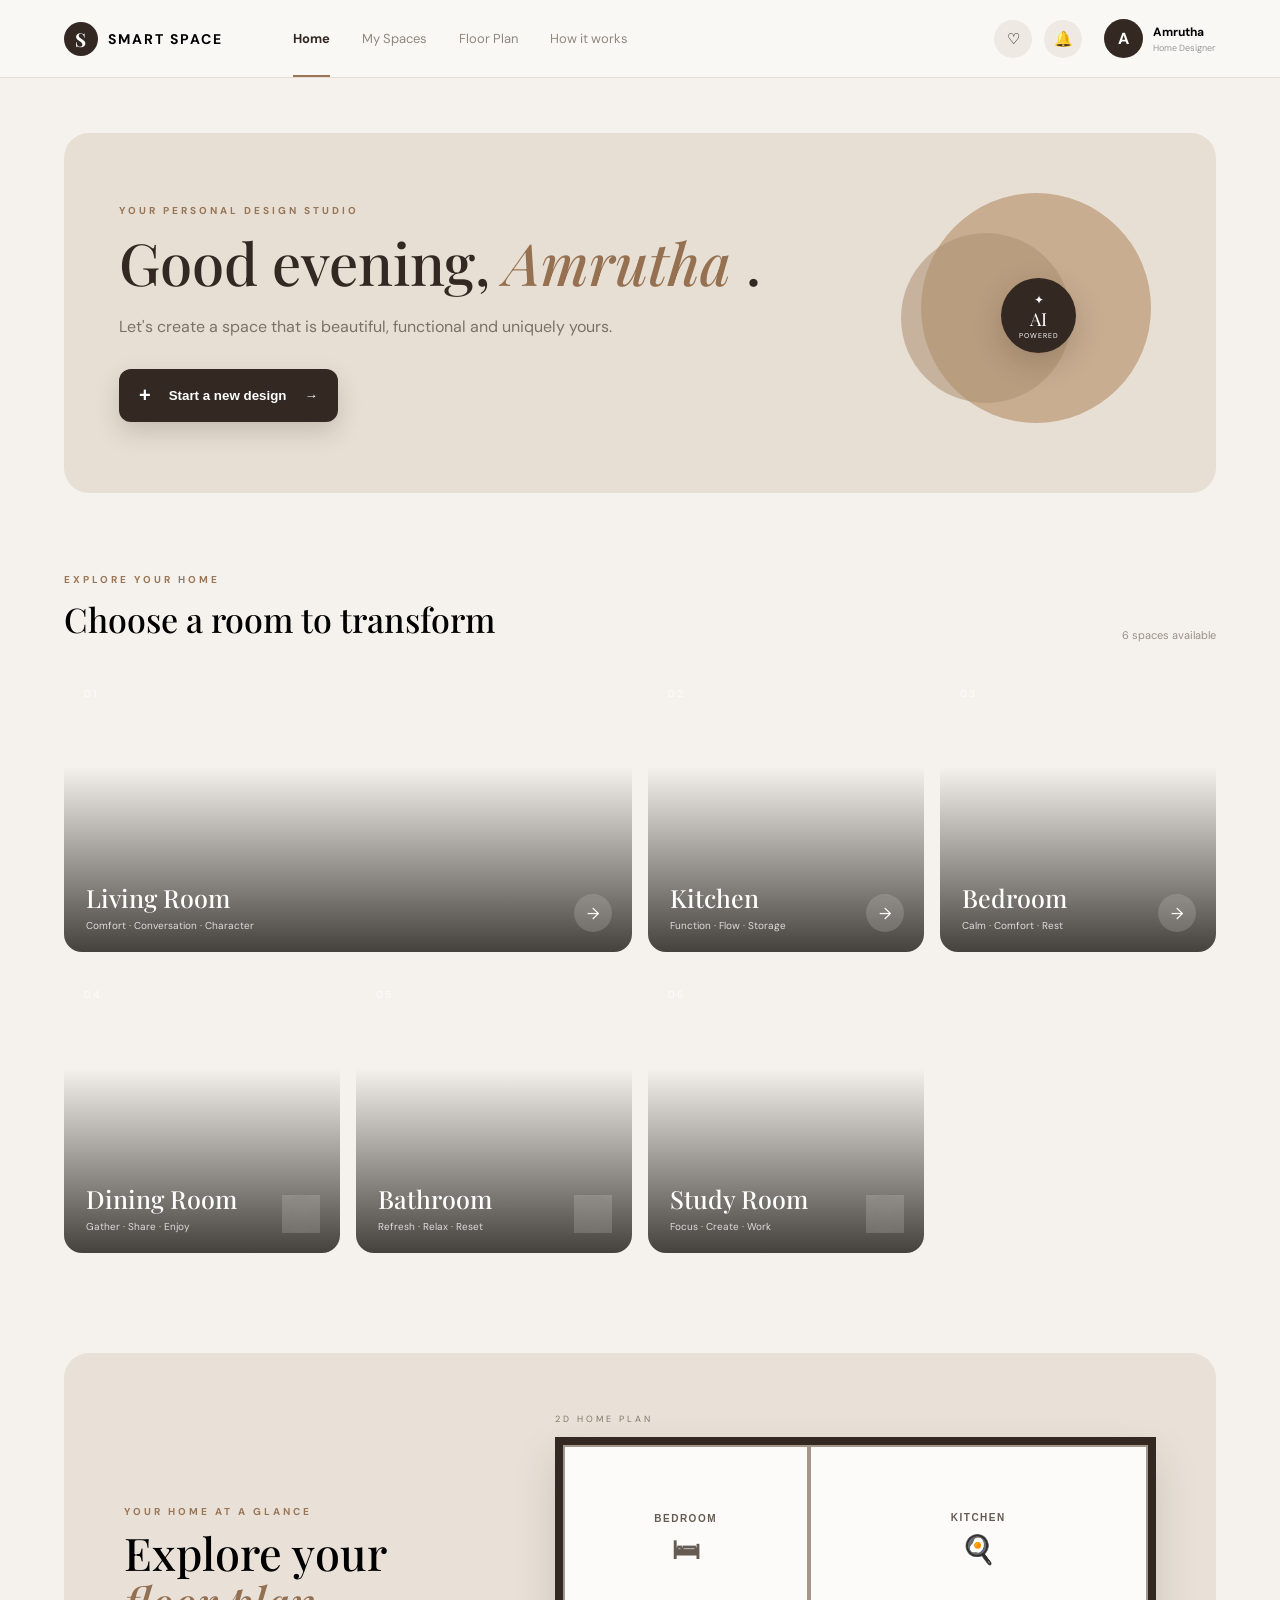
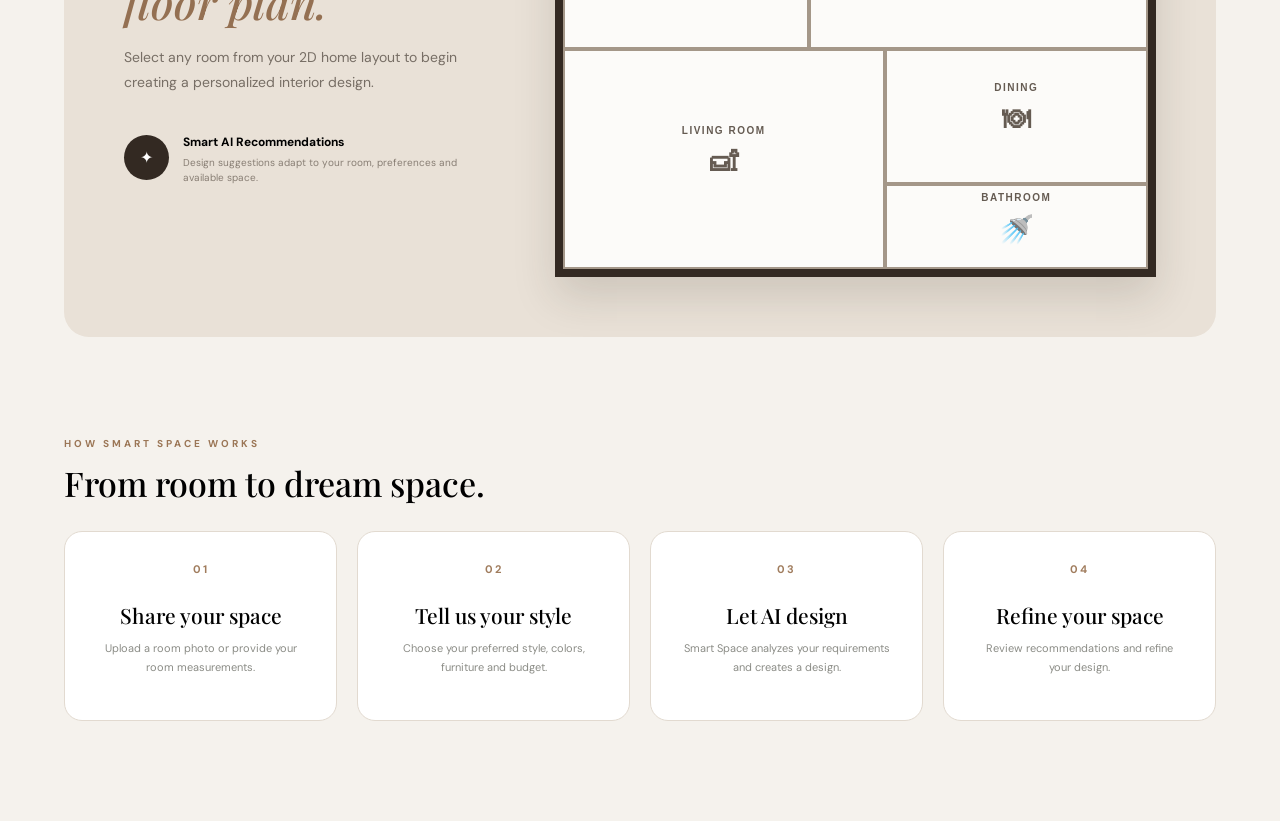
<file: dashboard.html>
<!DOCTYPE html>
<html lang="en">

<head>

    <meta charset="UTF-8">

    <meta name="viewport"
          content="width=device-width, initial-scale=1.0">

    <title>SMART SPACE | Dashboard</title>

    <!-- Google Fonts -->

    <link rel="preconnect"
          href="https://fonts.googleapis.com">

    <link rel="preconnect"
          href="https://fonts.gstatic.com"
          crossorigin>

    <link href="https://fonts.googleapis.com/css2?family=DM+Sans:wght@400;500;600;700&family=Playfair+Display:wght@500;600&display=swap"
          rel="stylesheet">

    <!-- Main CSS -->

    <link rel="stylesheet"
          href="css/style.css">

</head>


<body class="dashboard-page">


<!-- ================= NAVBAR ================= -->

<header class="navbar">

    <div class="nav-brand">

        <div class="nav-logo">
            S
        </div>

        <span>
            SMART SPACE
        </span>

    </div>


    <nav class="nav-menu">

        <a href="#" class="active">
            Home
        </a>

        <a href="#rooms">
            My Spaces
        </a>

        <a href="#floorplan">
            Floor Plan
        </a>

        <a href="#how-it-works">
            How it works
        </a>

    </nav>


    <div class="nav-right">

        <button class="nav-icon">
            ♡
        </button>

        <button class="nav-icon">
            🔔
        </button>

        <div class="profile">

            <div class="profile-avatar"
                 id="profileAvatar">

                A

            </div>

            <div class="profile-info">

                <strong id="profileName">
                    Amrutha
                </strong>

                <span>
                    Home Designer
                </span>

            </div>

        </div>

    </div>

</header>



<!-- ================= MAIN ================= -->

<main class="dashboard-main">


    <!-- ================= HERO ================= -->

    <section class="dashboard-hero">

        <div class="hero-text">

            <p class="hero-label">
                YOUR PERSONAL DESIGN STUDIO
            </p>

            <h1>
                Good evening,
                <em id="heroName">
                    Amrutha
                </em>.
            </h1>

            <p class="hero-description">

                Let's create a space that is beautiful,
                functional and uniquely yours.

            </p>


            <button
                class="start-design-btn"
                onclick="openRoom('Living Room')">

                <span class="plus">
                    +
                </span>

                Start a new design

                <span>
                    →
                </span>

            </button>

        </div>


        <div class="hero-decoration">

            <div class="decor-circle circle-one"></div>

            <div class="decor-circle circle-two"></div>

            <div class="decor-text">

                <span>
                    ✦
                </span>

                AI

                <small>
                    powered
                </small>

            </div>

        </div>

    </section>



    <!-- ================= ROOM SECTION ================= -->

    <section
        class="rooms-section"
        id="rooms">


        <div class="section-top">

            <div>

                <p class="section-label">
                    EXPLORE YOUR HOME
                </p>

                <h2>
                    Choose a room to transform
                </h2>

            </div>


            <span class="room-count">

                6 spaces available

            </span>

        </div>



        <!-- ROOM GRID -->

        <div class="rooms-grid">


            <!-- LIVING ROOM -->

            <div
                class="room-card room-large"
                onclick="openRoom('Living Room')">

                <div class="room-image living-image">

                    <div class="room-gradient"></div>

                    <div class="room-number">
                        01
                    </div>

                    <div class="room-details">

                        <h3>
                            Living Room
                        </h3>

                        <p>
                            Comfort · Conversation · Character
                        </p>

                    </div>

                    <div class="room-arrow">
                        →
                    </div>

                </div>

            </div>



            <!-- KITCHEN -->

            <div
                class="room-card"
                onclick="openRoom('Kitchen')">

                <div class="room-image kitchen-image">

                    <div class="room-gradient"></div>

                    <div class="room-number">
                        02
                    </div>

                    <div class="room-details">

                        <h3>
                            Kitchen
                        </h3>

                        <p>
                            Function · Flow · Storage
                        </p>

                    </div>

                    <div class="room-arrow">
                        →
                    </div>

                </div>

            </div>



            <!-- BEDROOM -->

            <div
                class="room-card"
                onclick="openRoom('Bedroom')">

                <div class="room-image bedroom-image">

                    <div class="room-gradient"></div>

                    <div class="room-number">
                        03
                    </div>

                    <div class="room-details">

                        <h3>
                            Bedroom
                        </h3>

                        <p>
                            Calm · Comfort · Rest
                        </p>

                    </div>

                    <div class="room-arrow">
                        →
                    </div>

                </div>

            </div>



            <!-- DINING -->

            <div
                class="room-card"
                onclick="openRoom('Dining Room')">

                <div class="room-image dining-image">

                    <div class="room-gradient"></div>

                    <div class="room-number">
                        04
                    </div>

                    <div class="room-details">

                        <h3>
                            Dining Room
                        </h3>

                        <p>
                            Gather · Share · Enjoy
                        </p>

                    </div>

                    <div class="room-arrow">
                        →
                    </div>

                </div>

            </div>



            <!-- BATHROOM -->

            <div
                class="room-card"
                onclick="openRoom('Bathroom')">

                <div class="room-image bathroom-image">

                    <div class="room-gradient"></div>

                    <div class="room-number">
                        05
                    </div>

                    <div class="room-details">

                        <h3>
                            Bathroom
                        </h3>

                        <p>
                            Refresh · Relax · Reset
                        </p>

                    </div>

                    <div class="room-arrow">
                        →
                    </div>

                </div>

            </div>



            <!-- STUDY -->

            <div
                class="room-card"
                onclick="openRoom('Study Room')">

                <div class="room-image study-image">

                    <div class="room-gradient"></div>

                    <div class="room-number">
                        06
                    </div>

                    <div class="room-details">

                        <h3>
                            Study Room
                        </h3>

                        <p>
                            Focus · Create · Work
                        </p>

                    </div>

                    <div class="room-arrow">
                        →
                    </div>

                </div>

            </div>


        </div>

    </section>



    <!-- ================= FLOOR PLAN ================= -->

    <section
        class="floor-section"
        id="floorplan">


        <div class="floor-information">

            <p class="section-label">
                YOUR HOME AT A GLANCE
            </p>

            <h2>
                Explore your
                <em>
                    floor plan.
                </em>
            </h2>

            <p class="floor-description">

                Select any room from your 2D home layout
                to begin creating a personalized interior
                design.

            </p>


            <div class="ai-feature">

                <div class="ai-icon">
                    ✦
                </div>

                <div>

                    <strong>
                        Smart AI Recommendations
                    </strong>

                    <p>
                        Design suggestions adapt to your
                        room, preferences and available space.
                    </p>

                </div>

            </div>

        </div>



        <!-- 2D HOUSE -->

        <div class="floor-plan-container">


            <div class="floor-title">

                2D HOME PLAN

            </div>


            <div class="floor-plan">


                <!-- BEDROOM -->

                <button
                    class="floor-room bedroom-floor"
                    onclick="openRoom('Bedroom')">

                    <span>
                        BEDROOM
                    </span>

                    <strong>
                        🛏
                    </strong>

                    <small>
                        Click to design
                    </small>

                </button>



                <!-- KITCHEN -->

                <button
                    class="floor-room kitchen-floor"
                    onclick="openRoom('Kitchen')">

                    <span>
                        KITCHEN
                    </span>

                    <strong>
                        🍳
                    </strong>

                    <small>
                        Click to design
                    </small>

                </button>



                <!-- LIVING -->

                <button
                    class="floor-room living-floor"
                    onclick="openRoom('Living Room')">

                    <span>
                        LIVING ROOM
                    </span>

                    <strong>
                        🛋
                    </strong>

                    <small>
                        Click to design
                    </small>

                </button>



                <!-- DINING -->

                <button
                    class="floor-room dining-floor"
                    onclick="openRoom('Dining Room')">

                    <span>
                        DINING
                    </span>

                    <strong>
                        🍽
                    </strong>

                    <small>
                        Click to design
                    </small>

                </button>



                <!-- BATHROOM -->

                <button
                    class="floor-room bathroom-floor"
                    onclick="openRoom('Bathroom')">

                    <span>
                        BATHROOM
                    </span>

                    <strong>
                        🚿
                    </strong>

                    <small>
                        Click to design
                    </small>

                </button>


            </div>

        </div>

    </section>



    <!-- ================= HOW IT WORKS ================= -->

    <section
        class="how-section"
        id="how-it-works">


        <div class="section-top">

            <div>

                <p class="section-label">
                    HOW SMART SPACE WORKS
                </p>

                <h2>
                    From room to dream space.
                </h2>

            </div>

        </div>


        <div class="steps-grid">


            <div class="step">

                <div class="step-number">
                    01
                </div>

                <h3>
                    Share your space
                </h3>

                <p>
                    Upload a room photo or provide
                    your room measurements.
                </p>

            </div>


            <div class="step">

                <div class="step-number">
                    02
                </div>

                <h3>
                    Tell us your style
                </h3>

                <p>
                    Choose your preferred style,
                    colors, furniture and budget.
                </p>

            </div>


            <div class="step">

                <div class="step-number">
                    03
                </div>

                <h3>
                    Let AI design
                </h3>

                <p>
                    Smart Space analyzes your
                    requirements and creates a design.
                </p>

            </div>


            <div class="step">

                <div class="step-number">
                    04
                </div>

                <h3>
                    Refine your space
                </h3>

                <p>
                    Review recommendations and
                    refine your design.
                </p>

            </div>


        </div>

    </section>


</main>



<!-- ================= JAVASCRIPT ================= -->

<script>

    /*
        Get user name from login page
    */

    const savedUser =
        localStorage.getItem("smartspaceUser");

    if(savedUser){

        let name =
            savedUser.split("@")[0];

        name =
            name.charAt(0).toUpperCase()
            + name.slice(1);

        document.getElementById("heroName")
            .textContent = name;

        document.getElementById("profileName")
            .textContent = name;

        document.getElementById("profileAvatar")
            .textContent =
            name.charAt(0).toUpperCase();

    }


    /*
        Open selected room
    */

    function openRoom(room){

        localStorage.setItem(
            "smartspaceRoom",
            room
        );

        window.location.href =
            "room.html?room="
            + encodeURIComponent(room);

    }

</script>


</body>

</html>
</file>
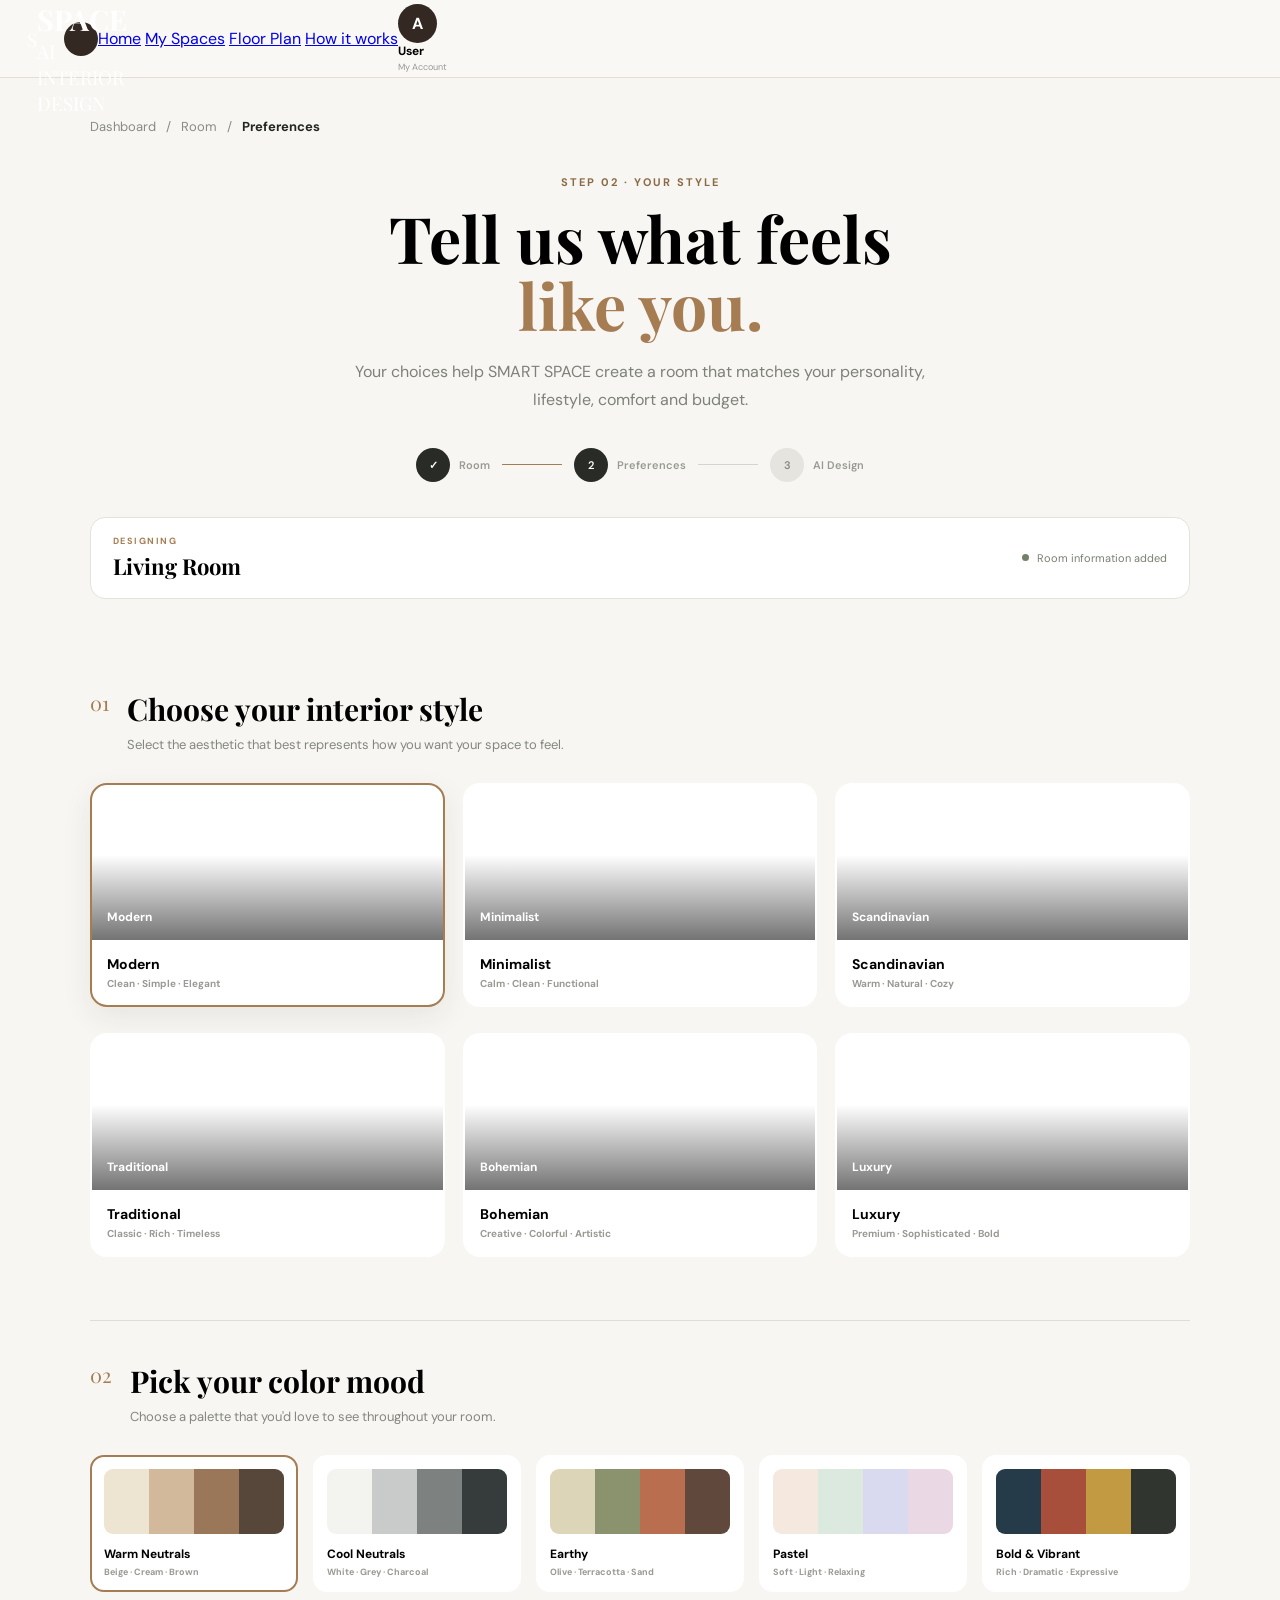
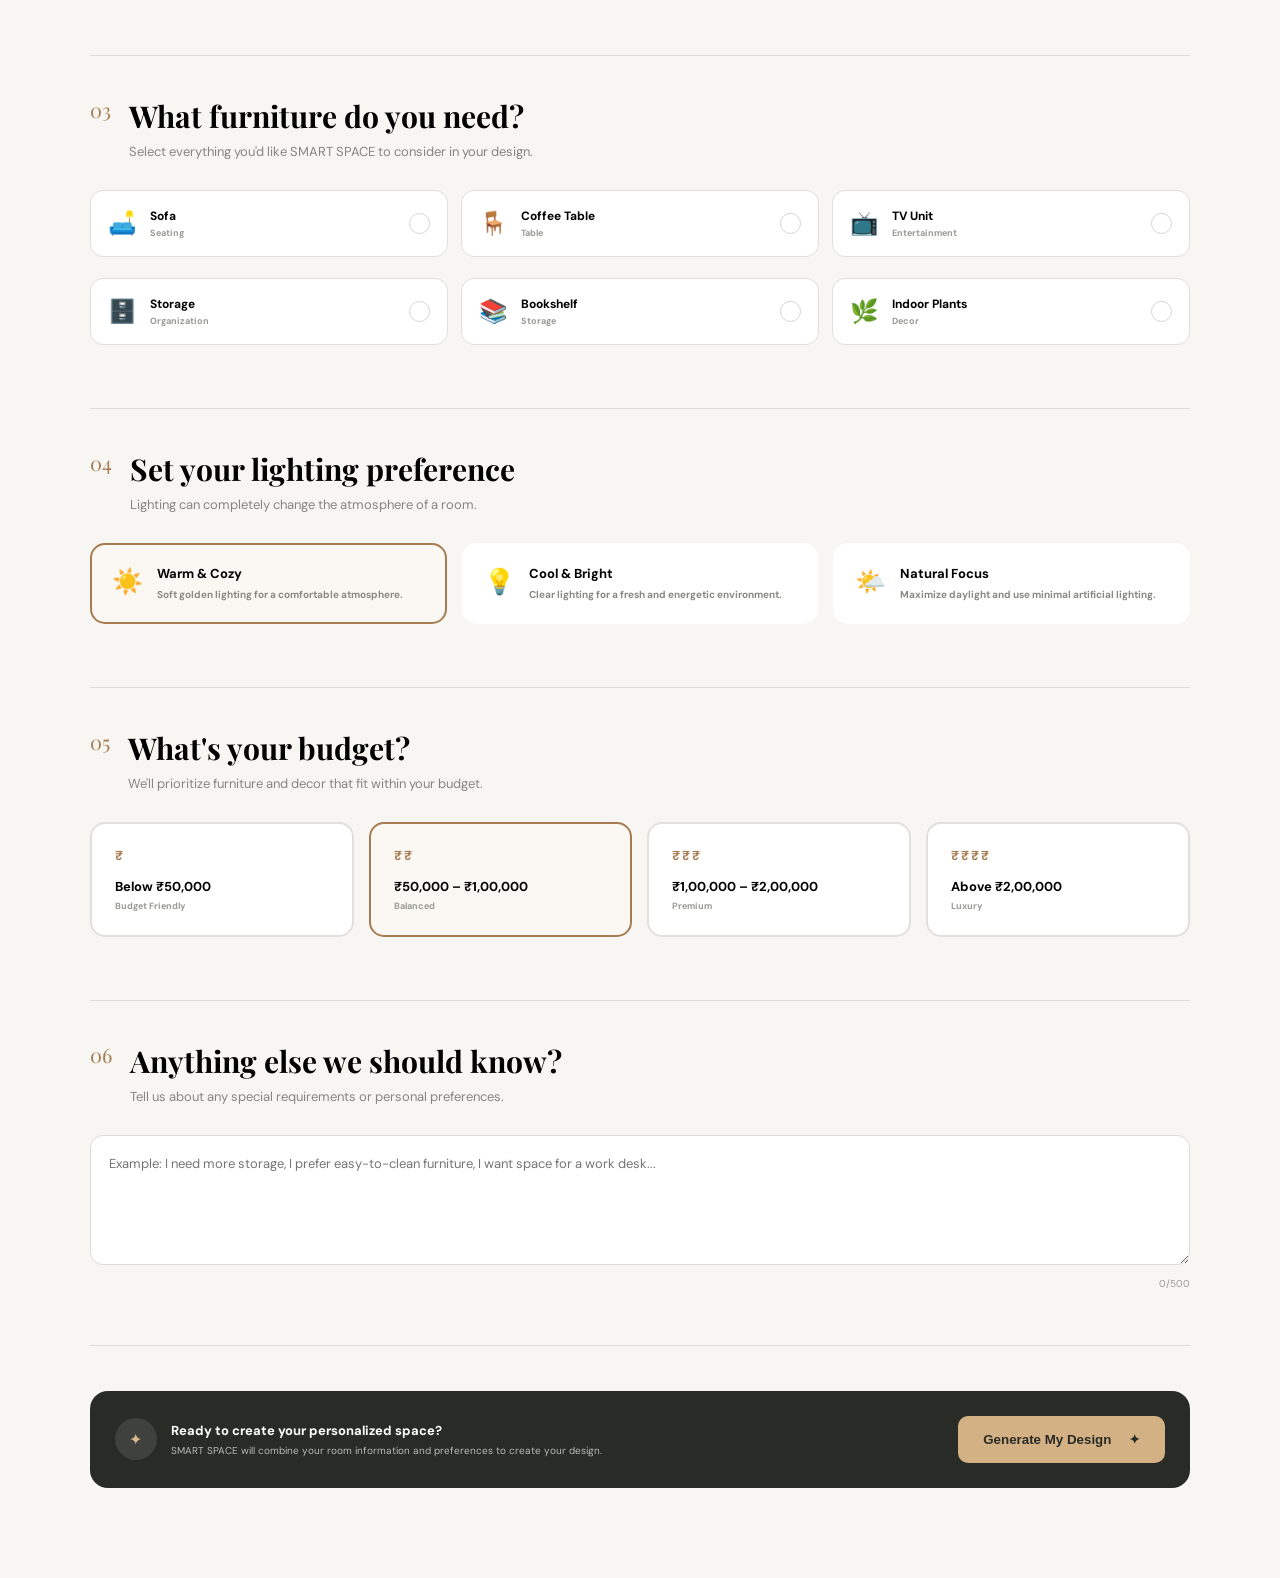
<file: preferences.html>
<!DOCTYPE html>
<html lang="en">
<head>
    <meta charset="UTF-8">
    <meta name="viewport" content="width=device-width, initial-scale=1.0">

    <title>Design Preferences | SMART SPACE</title>

    <link rel="preconnect" href="https://fonts.googleapis.com">
    <link rel="preconnect" href="https://fonts.gstatic.com" crossorigin>

    <link href="https://fonts.googleapis.com/css2?family=DM+Sans:wght@400;500;600;700&family=Playfair+Display:wght@500;600;700&display=swap" rel="stylesheet">

    <link rel="stylesheet" href="css/style.css">
</head>

<body class="preferences-page">

    <!-- NAVBAR -->
    <nav class="navbar">

        <div class="nav-logo">
            <div class="logo-mark">S</div>

            <div>
                <h2>SMART SPACE</h2>
                <span>AI INTERIOR DESIGN</span>
            </div>
        </div>

        <div class="nav-links">
            <a href="dashboard.html">Home</a>
            <a href="dashboard.html">My Spaces</a>
            <a href="dashboard.html">Floor Plan</a>
            <a href="#how">How it works</a>
        </div>

        <div class="nav-profile">
            <div class="profile-avatar" id="profileAvatar">A</div>

            <div class="profile-info">
                <strong id="profileName">User</strong>
                <span>My Account</span>
            </div>
        </div>

    </nav>


    <!-- HEADER -->
    <section class="preferences-header">

        <div class="breadcrumb">
            <a href="dashboard.html">Dashboard</a>
            <span>/</span>
            <a href="room.html">Room</a>
            <span>/</span>
            <strong>Preferences</strong>
        </div>

        <div class="preferences-heading">

            <span class="eyebrow">STEP 02 · YOUR STYLE</span>

            <h1>
                Tell us what feels<br>
                <span>like you.</span>
            </h1>

            <p>
                Your choices help SMART SPACE create a room
                that matches your personality, lifestyle,
                comfort and budget.
            </p>

        </div>


        <!-- PROGRESS -->
        <div class="preference-progress">

            <div class="progress-item completed">
                <div class="progress-circle">✓</div>
                <span>Room</span>
            </div>

            <div class="progress-line active"></div>

            <div class="progress-item active">
                <div class="progress-circle">2</div>
                <span>Preferences</span>
            </div>

            <div class="progress-line"></div>

            <div class="progress-item">
                <div class="progress-circle">3</div>
                <span>AI Design</span>
            </div>

        </div>

    </section>


    <!-- MAIN -->
    <main class="preferences-container">


        <!-- SELECTED ROOM -->
        <div class="preference-room-bar">

            <div>
                <span>DESIGNING</span>
                <h3 id="preferenceRoom">Living Room</h3>
            </div>

            <div class="room-status">
                <span class="status-dot"></span>
                Room information added
            </div>

        </div>


        <!-- STYLE -->
        <section class="preference-section">

            <div class="preference-section-heading">

                <div class="section-number">01</div>

                <div>
                    <h2>Choose your interior style</h2>

                    <p>
                        Select the aesthetic that best represents
                        how you want your space to feel.
                    </p>
                </div>

            </div>


            <div class="style-grid">

                <label class="style-card selected">

                    <input
                        type="radio"
                        name="style"
                        value="Modern"
                        checked
                    >

                    <div class="style-image modern-style">
                        <span>Modern</span>
                    </div>

                    <div class="style-card-bottom">
                        <strong>Modern</strong>
                        <span>Clean · Simple · Elegant</span>
                    </div>

                </label>


                <label class="style-card">

                    <input
                        type="radio"
                        name="style"
                        value="Minimalist"
                    >

                    <div class="style-image minimalist-style">
                        <span>Minimalist</span>
                    </div>

                    <div class="style-card-bottom">
                        <strong>Minimalist</strong>
                        <span>Calm · Clean · Functional</span>
                    </div>

                </label>


                <label class="style-card">

                    <input
                        type="radio"
                        name="style"
                        value="Scandinavian"
                    >

                    <div class="style-image scandinavian-style">
                        <span>Scandinavian</span>
                    </div>

                    <div class="style-card-bottom">
                        <strong>Scandinavian</strong>
                        <span>Warm · Natural · Cozy</span>
                    </div>

                </label>


                <label class="style-card">

                    <input
                        type="radio"
                        name="style"
                        value="Traditional"
                    >

                    <div class="style-image traditional-style">
                        <span>Traditional</span>
                    </div>

                    <div class="style-card-bottom">
                        <strong>Traditional</strong>
                        <span>Classic · Rich · Timeless</span>
                    </div>

                </label>


                <label class="style-card">

                    <input
                        type="radio"
                        name="style"
                        value="Bohemian"
                    >

                    <div class="style-image bohemian-style">
                        <span>Bohemian</span>
                    </div>

                    <div class="style-card-bottom">
                        <strong>Bohemian</strong>
                        <span>Creative · Colorful · Artistic</span>
                    </div>

                </label>


                <label class="style-card">

                    <input
                        type="radio"
                        name="style"
                        value="Luxury"
                    >

                    <div class="style-image luxury-style">
                        <span>Luxury</span>
                    </div>

                    <div class="style-card-bottom">
                        <strong>Luxury</strong>
                        <span>Premium · Sophisticated · Bold</span>
                    </div>

                </label>

            </div>

        </section>


        <!-- COLORS -->
        <section class="preference-section">

            <div class="preference-section-heading">

                <div class="section-number">02</div>

                <div>
                    <h2>Pick your color mood</h2>

                    <p>
                        Choose a palette that you'd love to see
                        throughout your room.
                    </p>
                </div>

            </div>


            <div class="color-grid">

                <label class="color-option selected">

                    <input
                        type="radio"
                        name="color"
                        value="Warm Neutrals"
                        checked
                    >

                    <div class="color-preview warm-neutral">
                        <i></i>
                        <i></i>
                        <i></i>
                        <i></i>
                    </div>

                    <strong>Warm Neutrals</strong>
                    <span>Beige · Cream · Brown</span>

                </label>


                <label class="color-option">

                    <input
                        type="radio"
                        name="color"
                        value="Cool Neutrals"
                    >

                    <div class="color-preview cool-neutral">
                        <i></i>
                        <i></i>
                        <i></i>
                        <i></i>
                    </div>

                    <strong>Cool Neutrals</strong>
                    <span>White · Grey · Charcoal</span>

                </label>


                <label class="color-option">

                    <input
                        type="radio"
                        name="color"
                        value="Earthy"
                    >

                    <div class="color-preview earthy">
                        <i></i>
                        <i></i>
                        <i></i>
                        <i></i>
                    </div>

                    <strong>Earthy</strong>
                    <span>Olive · Terracotta · Sand</span>

                </label>


                <label class="color-option">

                    <input
                        type="radio"
                        name="color"
                        value="Pastel"
                    >

                    <div class="color-preview pastel">
                        <i></i>
                        <i></i>
                        <i></i>
                        <i></i>
                    </div>

                    <strong>Pastel</strong>
                    <span>Soft · Light · Relaxing</span>

                </label>


                <label class="color-option">

                    <input
                        type="radio"
                        name="color"
                        value="Bold"
                    >

                    <div class="color-preview bold-colors">
                        <i></i>
                        <i></i>
                        <i></i>
                        <i></i>
                    </div>

                    <strong>Bold & Vibrant</strong>
                    <span>Rich · Dramatic · Expressive</span>

                </label>

            </div>

        </section>


        <!-- FURNITURE -->
        <section class="preference-section">

            <div class="preference-section-heading">

                <div class="section-number">03</div>

                <div>
                    <h2>What furniture do you need?</h2>

                    <p>
                        Select everything you'd like SMART SPACE
                        to consider in your design.
                    </p>
                </div>

            </div>


            <div class="choice-grid">

                <label class="choice-card">

                    <input
                        type="checkbox"
                        name="furniture"
                        value="Sofa"
                    >

                    <span class="choice-icon">🛋️</span>

                    <span class="choice-text">
                        <strong>Sofa</strong>
                        <small>Seating</small>
                    </span>

                    <span class="check-mark">✓</span>

                </label>


                <label class="choice-card">

                    <input
                        type="checkbox"
                        name="furniture"
                        value="Coffee Table"
                    >

                    <span class="choice-icon">🪑</span>

                    <span class="choice-text">
                        <strong>Coffee Table</strong>
                        <small>Table</small>
                    </span>

                    <span class="check-mark">✓</span>

                </label>


                <label class="choice-card">

                    <input
                        type="checkbox"
                        name="furniture"
                        value="TV Unit"
                    >

                    <span class="choice-icon">📺</span>

                    <span class="choice-text">
                        <strong>TV Unit</strong>
                        <small>Entertainment</small>
                    </span>

                    <span class="check-mark">✓</span>

                </label>


                <label class="choice-card">

                    <input
                        type="checkbox"
                        name="furniture"
                        value="Storage"
                    >

                    <span class="choice-icon">🗄️</span>

                    <span class="choice-text">
                        <strong>Storage</strong>
                        <small>Organization</small>
                    </span>

                    <span class="check-mark">✓</span>

                </label>


                <label class="choice-card">

                    <input
                        type="checkbox"
                        name="furniture"
                        value="Bookshelf"
                    >

                    <span class="choice-icon">📚</span>

                    <span class="choice-text">
                        <strong>Bookshelf</strong>
                        <small>Storage</small>
                    </span>

                    <span class="check-mark">✓</span>

                </label>


                <label class="choice-card">

                    <input
                        type="checkbox"
                        name="furniture"
                        value="Plants"
                    >

                    <span class="choice-icon">🌿</span>

                    <span class="choice-text">
                        <strong>Indoor Plants</strong>
                        <small>Decor</small>
                    </span>

                    <span class="check-mark">✓</span>

                </label>

            </div>

        </section>


        <!-- LIGHTING -->
        <section class="preference-section">

            <div class="preference-section-heading">

                <div class="section-number">04</div>

                <div>
                    <h2>Set your lighting preference</h2>

                    <p>
                        Lighting can completely change the atmosphere
                        of a room.
                    </p>
                </div>

            </div>


            <div class="lighting-grid">

                <label class="lighting-option selected">

                    <input
                        type="radio"
                        name="lighting"
                        value="Warm"
                        checked
                    >

                    <span class="lighting-icon">☀️</span>

                    <div>
                        <strong>Warm & Cozy</strong>
                        <p>Soft golden lighting for a comfortable atmosphere.</p>
                    </div>

                </label>


                <label class="lighting-option">

                    <input
                        type="radio"
                        name="lighting"
                        value="Cool"
                    >

                    <span class="lighting-icon">💡</span>

                    <div>
                        <strong>Cool & Bright</strong>
                        <p>Clear lighting for a fresh and energetic environment.</p>
                    </div>

                </label>


                <label class="lighting-option">

                    <input
                        type="radio"
                        name="lighting"
                        value="Natural"
                    >

                    <span class="lighting-icon">🌤️</span>

                    <div>
                        <strong>Natural Focus</strong>
                        <p>Maximize daylight and use minimal artificial lighting.</p>
                    </div>

                </label>

            </div>

        </section>


        <!-- BUDGET -->
        <section class="preference-section">

            <div class="preference-section-heading">

                <div class="section-number">05</div>

                <div>
                    <h2>What's your budget?</h2>

                    <p>
                        We'll prioritize furniture and decor
                        that fit within your budget.
                    </p>
                </div>

            </div>


            <div class="budget-grid">

                <label class="budget-card">

                    <input
                        type="radio"
                        name="budget"
                        value="Below ₹50,000"
                    >

                    <span>₹</span>

                    <strong>Below ₹50,000</strong>

                    <small>Budget Friendly</small>

                </label>


                <label class="budget-card selected">

                    <input
                        type="radio"
                        name="budget"
                        value="₹50,000 - ₹1,00,000"
                        checked
                    >

                    <span>₹₹</span>

                    <strong>₹50,000 – ₹1,00,000</strong>

                    <small>Balanced</small>

                </label>


                <label class="budget-card">

                    <input
                        type="radio"
                        name="budget"
                        value="₹1,00,000 - ₹2,00,000"
                    >

                    <span>₹₹₹</span>

                    <strong>₹1,00,000 – ₹2,00,000</strong>

                    <small>Premium</small>

                </label>


                <label class="budget-card">

                    <input
                        type="radio"
                        name="budget"
                        value="Above ₹2,00,000"
                    >

                    <span>₹₹₹₹</span>

                    <strong>Above ₹2,00,000</strong>

                    <small>Luxury</small>

                </label>

            </div>

        </section>


        <!-- SPECIAL REQUIREMENTS -->
        <section class="preference-section">

            <div class="preference-section-heading">

                <div class="section-number">06</div>

                <div>
                    <h2>Anything else we should know?</h2>

                    <p>
                        Tell us about any special requirements
                        or personal preferences.
                    </p>
                </div>

            </div>


            <textarea
                id="specialRequirements"
                class="requirements-box"
                placeholder="Example: I need more storage, I prefer easy-to-clean furniture, I want space for a work desk..."
                maxlength="500"
            ></textarea>

            <div class="character-count">
                <span id="characterCount">0</span>/500
            </div>

        </section>


        <!-- FINAL ACTION -->
        <div class="generate-section">

            <div class="generate-message">

                <div class="ai-sparkle">✦</div>

                <div>
                    <strong>
                        Ready to create your personalized space?
                    </strong>

                    <span>
                        SMART SPACE will combine your room information
                        and preferences to create your design.
                    </span>
                </div>

            </div>


            <button
                class="generate-btn"
                onclick="generateDesign()"
            >
                Generate My Design
                <span>✦</span>
            </button>

        </div>

    </main>


    <script src="js/preferences.js"></script>

</body>
</html>
</file>
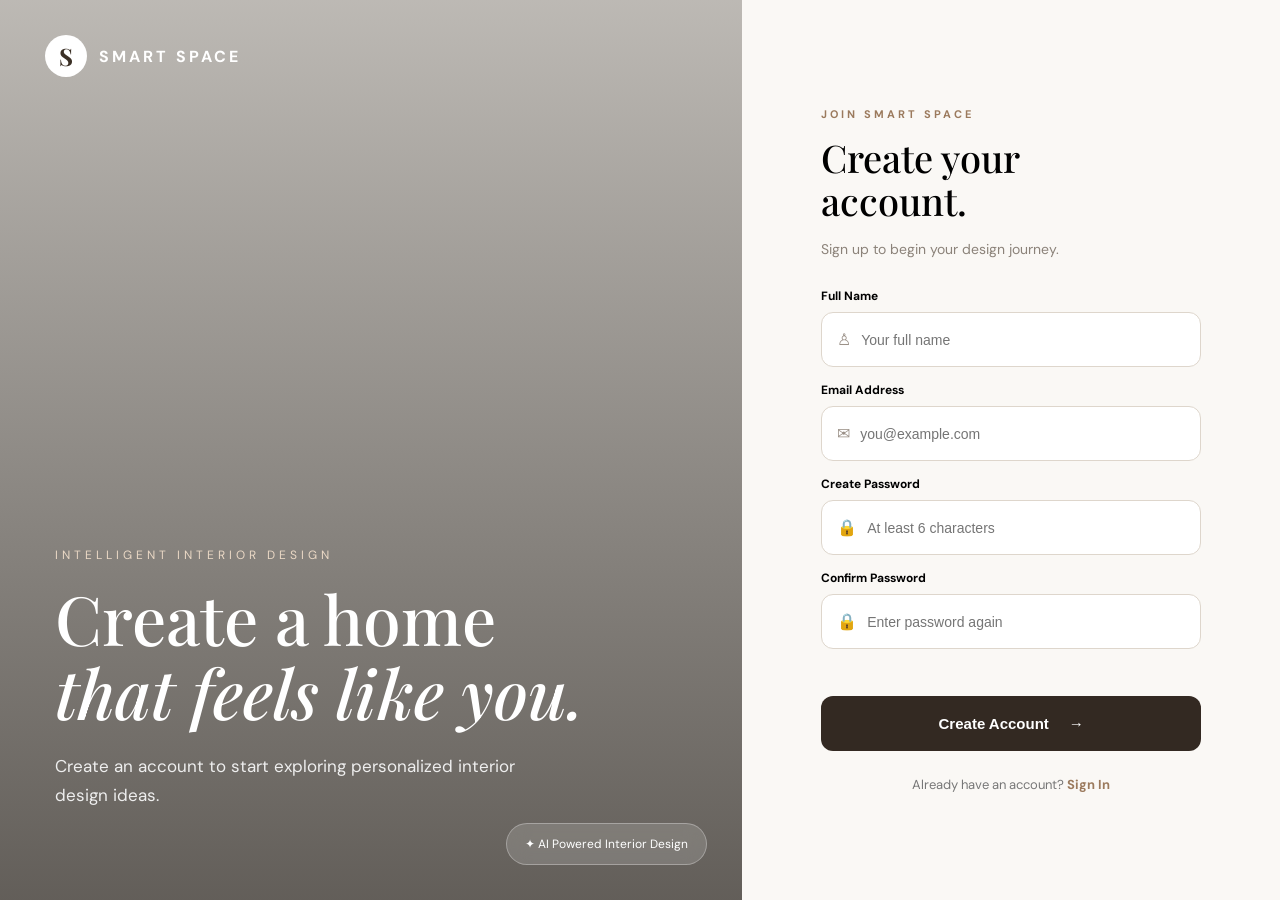
<file: signup.html>
<!DOCTYPE html>
<html lang="en">
<head>
  <meta charset="UTF-8">
  <meta name="viewport" content="width=device-width, initial-scale=1.0">
  <title>Create Account | SMART SPACE</title>
  <link rel="preconnect" href="https://fonts.googleapis.com">
  <link rel="preconnect" href="https://fonts.gstatic.com" crossorigin>
  <link href="https://fonts.googleapis.com/css2?family=DM+Sans:wght@400;500;600;700&family=Playfair+Display:wght@500;600&display=swap" rel="stylesheet">
  <link rel="stylesheet" href="css/style.css">
  <style>
    .form-box { max-width: 380px; width: 100%; padding: 24px 0; }
    .form-box h1 { font-size: 38px; }
    .input-box { margin-bottom: 15px; }
    .form-message { min-height: 20px; margin: 12px 0; font-size: 13px; line-height: 1.5; }
    .form-message.error { color: #b42318; }
    .form-message.success { color: #18794e; }
    .signup-page .right-panel { padding: 24px; box-sizing: border-box; }
    @media(max-height: 760px) { .signup-page { min-height: 100vh; height: auto; } }
  </style>
</head>
<body>
<div class="login-container signup-page">
  <div class="left-panel">
    <div class="overlay"></div>
    <div class="brand"><div class="logo">S</div><h2>SMART SPACE</h2></div>
    <div class="left-content">
      <p class="small-title">INTELLIGENT INTERIOR DESIGN</p>
      <h1>Create a home<br><span>that feels like you.</span></h1>
      <p class="description">Create an account to start exploring personalized interior design ideas.</p>
    </div>
    <div class="ai-badge">✦ AI Powered Interior Design</div>
  </div>
  <div class="right-panel">
    <div class="form-box">
      <p class="welcome">JOIN SMART SPACE</p>
      <h1>Create your<br>account.</h1>
      <p class="subtitle">Sign up to begin your design journey.</p>
      <form id="signupForm">
        <label for="name">Full Name</label>
        <div class="input-box"><span>♙</span><input id="name" type="text" placeholder="Your full name" autocomplete="name" required minlength="2"></div>
        <label for="email">Email Address</label>
        <div class="input-box"><span>✉</span><input id="email" type="email" placeholder="you@example.com" autocomplete="email" required></div>
        <label for="password">Create Password</label>
        <div class="input-box"><span>🔒</span><input id="password" type="password" placeholder="At least 6 characters" autocomplete="new-password" required minlength="6"></div>
        <label for="confirmPassword">Confirm Password</label>
        <div class="input-box"><span>🔒</span><input id="confirmPassword" type="password" placeholder="Enter password again" autocomplete="new-password" required minlength="6"></div>
        <p id="formMessage" class="form-message" role="status" aria-live="polite"></p>
        <button class="login-btn" type="submit">Create Account <span>→</span></button>
      </form>
      <p class="signup">Already have an account? <a href="index.html">Sign In</a></p>
    </div>
  </div>
</div>
<script src="js/signup.js"></script>
</body>
</html>
</file>
<file: css/style.css>
*{
    margin:0;
    padding:0;
    box-sizing:border-box;
}

body{
    font-family:'DM Sans',sans-serif;
    background:#f5f2ed;
}


/* MAIN CONTAINER */

.login-container{
    width:100%;
    height:100vh;
    display:flex;
}


/* LEFT PANEL */

.left-panel{

    width:58%;

    position:relative;

    background-image:
    url("https://images.unsplash.com/photo-1600210492486-724fe5c67fb0?auto=format&fit=crop&w=1800&q=90");

    background-size:cover;

    background-position:center;

    color:white;

    overflow:hidden;

}


/* DARK OVERLAY */

.overlay{

    position:absolute;

    width:100%;
    height:100%;

    background:
    linear-gradient(
        to bottom,
        rgba(20,15,10,.25),
        rgba(20,15,10,.65)
    );

}


/* BRAND */

.brand{

    position:absolute;

    top:35px;
    left:45px;

    display:flex;

    align-items:center;

    gap:12px;

    z-index:2;

}

.logo{

    width:42px;
    height:42px;

    border-radius:50%;

    background:white;

    color:#3b3026;

    display:flex;

    align-items:center;

    justify-content:center;

    font-family:'Playfair Display';

    font-size:24px;

    font-weight:bold;

}

.brand h2{

    letter-spacing:3px;

    font-size:16px;

}


/* LEFT TEXT */

.left-content{

    position:absolute;

    left:55px;
    bottom:90px;

    z-index:2;

    max-width:600px;

}

.small-title{

    font-size:12px;

    letter-spacing:4px;

    margin-bottom:18px;

    color:#ead8c5;

}

.left-content h1{

    font-family:'Playfair Display';

    font-size:68px;

    font-weight:500;

    line-height:1.1;

}

.left-content h1 span{

    font-style:italic;

}

.description{

    margin-top:22px;

    font-size:17px;

    line-height:1.7;

    color:#eee;

    max-width:500px;

}


/* AI BADGE */

.ai-badge{

    position:absolute;

    right:35px;
    bottom:35px;

    z-index:2;

    padding:12px 18px;

    border-radius:25px;

    background:rgba(255,255,255,.15);

    backdrop-filter:blur(10px);

    border:1px solid rgba(255,255,255,.3);

    font-size:12px;

}


/* RIGHT PANEL */

.right-panel{

    width:42%;

    background:#faf8f5;

    display:flex;

    align-items:center;

    justify-content:center;

}


/* FORM */

.form-box{

    width:380px;

}

.welcome{

    color:#9b7a5d;

    letter-spacing:3px;

    font-size:11px;

    font-weight:bold;

    margin-bottom:15px;

}

.form-box h1{

    font-family:'Playfair Display';

    font-size:42px;

    font-weight:500;

    line-height:1.15;

    margin-bottom:15px;

}

.subtitle{

    color:#8b8279;

    font-size:14px;

    line-height:1.6;

    margin-bottom:28px;

}


/* LABEL */

label{

    display:block;

    font-size:12px;

    font-weight:bold;

    margin-bottom:8px;

}


/* INPUT */

.input-box{

    height:55px;

    border:1px solid #ded6cc;

    border-radius:12px;

    display:flex;

    align-items:center;

    padding:0 15px;

    margin-bottom:20px;

    background:white;

}

.input-box span{

    margin-right:10px;

    color:#9b9188;

}

.input-box input{

    border:none;

    outline:none;

    width:100%;

    font-size:14px;

}

.input-box button{

    border:none;

    background:none;

    cursor:pointer;

}


/* PASSWORD */

.password-row{

    display:flex;

    justify-content:space-between;

    align-items:center;

}

.password-row a{

    font-size:11px;

    color:#9b7a5d;

    text-decoration:none;

}


/* REMEMBER */

.remember{

    display:flex;

    align-items:center;

    gap:8px;

    font-size:13px;

    margin-bottom:22px;

}

.remember input{

    accent-color:#3b3026;

}


/* LOGIN BUTTON */

.login-btn{

    width:100%;

    height:55px;

    border:none;

    border-radius:12px;

    background:#332922;

    color:white;

    font-size:15px;

    font-weight:bold;

    display:flex;

    align-items:center;

    justify-content:center;

    gap:20px;

    cursor:pointer;

    transition:.3s;

}

.login-btn:hover{

    background:#4c3c31;

    transform:translateY(-2px);

}


/* OR */

.or{

    display:flex;

    align-items:center;

    gap:10px;

    margin:25px 0;

}

.or div{

    height:1px;

    background:#ddd;

    flex:1;

}

.or span{

    font-size:10px;

    color:#999;

    letter-spacing:2px;

}


/* GOOGLE */

.google-btn{

    width:100%;

    height:52px;

    border:1px solid #ddd;

    border-radius:12px;

    background:white;

    font-size:14px;

    cursor:pointer;

}

.google{

    color:#4285F4;

    font-weight:bold;

    margin-right:10px;

    font-size:18px;

}


/* SIGNUP */

.signup{

    text-align:center;

    margin-top:25px;

    font-size:13px;

    color:#777;

}

.signup a{

    color:#9b7a5d;

    font-weight:bold;

    text-decoration:none;

}


/* RESPONSIVE */

@media(max-width:900px){

    .left-panel{
        display:none;
    }

    .right-panel{
        width:100%;
    }

}

@media(max-width:450px){

    .form-box{
        width:90%;
    }

    .form-box h1{
        font-size:34px;
    }

}/* =========================================================
   SMART SPACE DASHBOARD
   ========================================================= */


/* NAVBAR */

.navbar{

    height:78px;

    padding:0 5%;

    background:rgba(250,248,245,.95);

    border-bottom:1px solid #e5ddd3;

    display:flex;

    align-items:center;

    position:sticky;

    top:0;

    z-index:100;

    backdrop-filter:blur(15px);

}


.nav-brand{

    display:flex;

    align-items:center;

    gap:10px;

    font-size:14px;

    font-weight:700;

    letter-spacing:2px;

}


.nav-logo{

    width:34px;

    height:34px;

    border-radius:50%;

    background:#332922;

    color:white;

    display:flex;

    align-items:center;

    justify-content:center;

    font-family:'Playfair Display';

    font-size:19px;

}


.nav-menu{

    display:flex;

    gap:32px;

    margin-left:70px;

}


.nav-menu a{

    font-size:13px;

    color:#91877e;

    text-decoration:none;

    position:relative;

    padding:30px 0;

}


.nav-menu a.active{

    color:#332922;

    font-weight:700;

}


.nav-menu a.active::after{

    content:"";

    position:absolute;

    bottom:0;

    left:0;

    right:0;

    height:2px;

    background:#9b7656;

}


.nav-right{

    margin-left:auto;

    display:flex;

    align-items:center;

    gap:12px;

}


.nav-icon{

    width:38px;

    height:38px;

    border:none;

    background:#eee9e2;

    border-radius:50%;

    cursor:pointer;

    font-size:15px;

}


.profile{

    display:flex;

    align-items:center;

    gap:10px;

    margin-left:10px;

}


.profile-avatar{

    width:39px;

    height:39px;

    background:#332922;

    color:white;

    border-radius:50%;

    display:flex;

    align-items:center;

    justify-content:center;

    font-weight:bold;

}


.profile-info{

    display:flex;

    flex-direction:column;

    gap:2px;

}


.profile-info strong{

    font-size:12px;

}


.profile-info span{

    font-size:9px;

    color:#999;

}



/* MAIN */

.dashboard-main{

    max-width:1400px;

    margin:auto;

    padding:55px 5% 100px;

}



/* HERO */

.dashboard-hero{

    min-height:330px;

    background:#e8dfd4;

    border-radius:25px;

    padding:55px;

    display:flex;

    align-items:center;

    justify-content:space-between;

    overflow:hidden;

    position:relative;

}


.hero-label{

    color:#967455;

    font-size:10px;

    font-weight:bold;

    letter-spacing:3px;

    margin-bottom:15px;

}


.hero-text h1{

    font-family:'Playfair Display';

    font-size:58px;

    line-height:1.05;

    font-weight:500;

    margin:0;

    color:#332922;

}


.hero-text h1 em{

    color:#957151;

    font-style:italic;

}


.hero-description{

    color:#7c7167;

    max-width:550px;

    line-height:1.7;

    margin:20px 0 28px;

}


.start-design-btn{

    border:none;

    background:#332922;

    color:white;

    padding:15px 20px;

    border-radius:12px;

    display:flex;

    align-items:center;

    gap:18px;

    font-weight:600;

    cursor:pointer;

    box-shadow:0 10px 25px rgba(50,40,30,.18);

    transition:.3s;

}


.start-design-btn:hover{

    transform:translateY(-3px);

    background:#4a3b31;

}


.start-design-btn .plus{

    font-size:20px;

}


.hero-decoration{

    width:320px;

    height:250px;

    position:relative;

}


.decor-circle{

    position:absolute;

    border-radius:50%;

}


.circle-one{

    width:230px;

    height:230px;

    background:#c8ad91;

    right:10px;

    top:5px;

}


.circle-two{

    width:170px;

    height:170px;

    background:#ad9072;

    right:90px;

    top:45px;

    opacity:.55;

}


.decor-text{

    position:absolute;

    right:85px;

    top:90px;

    width:75px;

    height:75px;

    border-radius:50%;

    background:#332922;

    color:white;

    display:flex;

    flex-direction:column;

    align-items:center;

    justify-content:center;

    font-family:'Playfair Display';

    font-size:18px;

    box-shadow:0 10px 30px rgba(40,30,20,.2);

}


.decor-text span{

    font-size:12px;

}


.decor-text small{

    font-family:'DM Sans';

    font-size:7px;

    text-transform:uppercase;

    letter-spacing:1px;

}



/* SECTION */

.rooms-section{

    margin-top:80px;

}


.section-top{

    display:flex;

    align-items:end;

    justify-content:space-between;

    margin-bottom:25px;

}


.section-label{

    color:#9b7656;

    font-size:10px;

    letter-spacing:3px;

    font-weight:700;

    margin-bottom:10px;

}


.section-top h2{

    font-family:'Playfair Display';

    font-size:34px;

    font-weight:500;

    margin:0;

}


.room-count{

    font-size:11px;

    color:#999087;

}



/* ROOM GRID */

.rooms-grid{

    display:grid;

    grid-template-columns:

        repeat(4,1fr);

    gap:16px;

}


.room-card{

    height:285px;

    border-radius:18px;

    overflow:hidden;

    cursor:pointer;

}


.room-large{

    grid-column:span 2;

}


.room-image{

    width:100%;

    height:100%;

    background-size:cover;

    background-position:center;

    position:relative;

    transition:.5s;

}


.room-card:hover .room-image{

    transform:scale(1.04);

}


.living-image{

    background-image:url(
    "https://images.unsplash.com/photo-1618220179428-22790b461013?auto=format&fit=crop&w=1200&q=90"
    );

}


.kitchen-image{

    background-image:url(
    "https://images.unsplash.com/photo-1600566753086-00f18fb6b3ea?auto=format&fit=crop&w=1000&q=90"
    );

}


.bedroom-image{

    background-image:url(
    "https://images.unsplash.com/photo-1616486338812-3dadae4b4ace?auto=format&fit=crop&w=1000&q=90"
    );

}


.dining-image{

    background-image:url(
    "https://images.unsplash.com/photo-1618221195710-dd6b41faaea6?auto=format&fit=crop&w=1000&q=90"
    );

}


.bathroom-image{

    background-image:url(
    "https://images.unsplash.com/photo-1600566753190-17f0baa2a6c3?auto=format&fit=crop&w=1000&q=90"
    );

}


.study-image{

    background-image:url(
    "https://images.unsplash.com/photo-1497366754035-f200968a6e72?auto=format&fit=crop&w=1000&q=90"
    );

}


.room-gradient{

    position:absolute;

    inset:0;

    background:
    linear-gradient(
        to bottom,
        transparent 35%,
        rgba(20,15,10,.78)
    );

}


.room-number{

    position:absolute;

    top:20px;

    left:20px;

    color:white;

    font-size:10px;

    letter-spacing:2px;

    opacity:.8;

}


.room-details{

    position:absolute;

    left:22px;

    bottom:20px;

    color:white;

}


.room-details h3{

    font-family:'Playfair Display';

    font-size:25px;

    font-weight:500;

    margin:0 0 5px;

}


.room-details p{

    font-size:10px;

    color:#ddd;

    margin:0;

}


.room-arrow{

    position:absolute;

    right:20px;

    bottom:20px;

    width:38px;

    height:38px;

    border-radius:50%;

    background:rgba(255,255,255,.16);

    backdrop-filter:blur(5px);

    color:white;

    display:flex;

    align-items:center;

    justify-content:center;

    transition:.3s;

}


.room-card:hover .room-arrow{

    background:white;

    color:#332922;

    transform:translateX(4px);

}



/* FLOOR PLAN SECTION */

.floor-section{

    margin-top:100px;

    padding:60px;

    background:#e9e1d7;

    border-radius:25px;

    display:grid;

    grid-template-columns:.75fr 1.25fr;

    gap:70px;

    align-items:center;

}


.floor-information h2{

    font-family:'Playfair Display';

    font-size:45px;

    font-weight:500;

    line-height:1.1;

    margin:0 0 18px;

}


.floor-information h2 em{

    color:#947052;

}


.floor-description{

    color:#776e65;

    font-size:14px;

    line-height:1.8;

    max-width:400px;

}


.ai-feature{

    display:flex;

    align-items:center;

    gap:14px;

    margin-top:35px;

}


.ai-icon{

    width:45px;

    height:45px;

    background:#332922;

    color:white;

    border-radius:50%;

    display:flex;

    align-items:center;

    justify-content:center;

}


.ai-feature strong{

    font-size:12px;

}


.ai-feature p{

    color:#887e74;

    font-size:10px;

    line-height:1.5;

    max-width:280px;

    margin-top:4px;

}



/* FLOOR PLAN */

.floor-plan-container{

    position:relative;

}


.floor-title{

    font-size:9px;

    letter-spacing:3px;

    color:#82766a;

    margin-bottom:12px;

}


.floor-plan{

    width:100%;

    height:440px;

    background:#faf8f4;

    border:8px solid #332922;

    position:relative;

    box-shadow:0 20px 40px rgba(50,40,30,.15);

}


.floor-room{

    position:absolute;

    background:rgba(255,255,255,.4);

    border:2px solid #a49789;

    color:#655b52;

    cursor:pointer;

    display:flex;

    flex-direction:column;

    justify-content:center;

    align-items:center;

    transition:.25s;

}


.floor-room:hover{

    background:#dfcfbd;

    border-color:#927154;

    z-index:5;

    box-shadow:0 10px 25px rgba(60,45,30,.12);

}


.floor-room span{

    font-size:10px;

    letter-spacing:1.5px;

    font-weight:bold;

}


.floor-room strong{

    font-size:28px;

    margin:10px 0 6px;

}


.floor-room small{

    font-size:8px;

    opacity:0;

    transition:.2s;

}


.floor-room:hover small{

    opacity:1;

}


.bedroom-floor{

    left:0;

    top:0;

    width:42%;

    height:48%;

}


.kitchen-floor{

    left:42%;

    top:0;

    width:58%;

    height:48%;

}


.living-floor{

    left:0;

    top:48%;

    width:55%;

    height:52%;

}


.dining-floor{

    left:55%;

    top:48%;

    width:45%;

    height:32%;

}


.bathroom-floor{

    left:55%;

    top:80%;

    width:45%;

    height:20%;

}



/* HOW IT WORKS */

.how-section{

    margin-top:100px;

}


.steps-grid{

    display:grid;

    grid-template-columns:

        repeat(4,1fr);

    gap:20px;

}


.step{

    background:#fff;

    border:1px solid #e2dad0;

    padding:30px;

    border-radius:18px;

    min-height:190px;

    transition:.25s;

}


.step:hover{

    transform:translateY(-5px);

    box-shadow:0 15px 35px rgba(50,40,30,.08);

}


.step-number{

    color:#a07c5d;

    font-size:11px;

    letter-spacing:2px;

    font-weight:bold;

    margin-bottom:25px;

}


.step h3{

    font-family:'Playfair Display';

    font-size:21px;

    font-weight:500;

    margin-bottom:10px;

}


.step p{

    color:#8d847b;

    font-size:12px;

    line-height:1.7;

}



/* RESPONSIVE */

@media(max-width:1000px){

    .nav-menu{

        display:none;

    }


    .hero-text h1{

        font-size:45px;

    }


    .hero-decoration{

        opacity:.5;

    }


    .rooms-grid{

        grid-template-columns:

            repeat(2,1fr);

    }


    .room-large{

        grid-column:span 2;

    }


    .floor-section{

        grid-template-columns:1fr;

    }


    .steps-grid{

        grid-template-columns:

            repeat(2,1fr);

    }

}


@media(max-width:600px){

    .navbar{

        padding:0 20px;

    }


    .profile-info{

        display:none;

    }


    .dashboard-main{

        padding:30px 20px 70px;

    }


    .dashboard-hero{

        padding:35px 25px;

    }


    .hero-decoration{

        display:none;

    }


    .hero-text h1{

        font-size:39px;

    }


    .rooms-grid{

        grid-template-columns:1fr;

    }


    .room-large{

        grid-column:span 1;

    }


    .room-card{

        height:260px;

    }


    .floor-section{

        padding:30px 20px;

    }


    .floor-plan{

        height:350px;

    }


    .steps-grid{

        grid-template-columns:1fr;

    }

}/* ========================================
   ROOM ANALYSIS PAGE
======================================== */

.room-page {
    background: #f7f6f2;
    color: #20221f;
}


/* ROOM HEADER */

.room-header {
    padding: 45px 7% 30px;
    background: #f7f6f2;
}


.breadcrumb {
    display: flex;
    gap: 10px;
    align-items: center;
    margin-bottom: 35px;

    font-size: 13px;
    color: #8a8b85;
}


.breadcrumb a {
    color: #8a8b85;
    text-decoration: none;
}


.breadcrumb strong {
    color: #242622;
}


.room-heading {
    display: flex;
    justify-content: space-between;
    align-items: flex-end;
    gap: 40px;
}


.eyebrow {
    display: inline-block;

    font-size: 11px;
    font-weight: 700;
    letter-spacing: 2px;

    color: #8a6b45;

    margin-bottom: 15px;
}


.room-heading h1 {
    font-family: "Playfair Display", serif;

    font-size: clamp(42px, 5vw, 70px);
    line-height: 1.02;

    margin: 0;
}


.room-heading h1 span,
.analysis-title h2 span,
.section-heading h2 span {
    color: #a67c52;
}


.room-heading p {
    max-width: 600px;

    margin-top: 20px;

    color: #777871;

    font-size: 16px;
    line-height: 1.7;
}


/* STEP INDICATOR */

.step-indicator {
    display: flex;
    align-items: center;

    padding-bottom: 15px;
}


.step {
    text-align: center;
    min-width: 75px;
}


.step span {
    width: 38px;
    height: 38px;

    display: flex;
    align-items: center;
    justify-content: center;

    margin: auto;

    border-radius: 50%;

    background: #e5e4df;
    color: #777871;

    font-weight: 700;
}


.step.active span {
    background: #252823;
    color: white;
}


.step p {
    margin: 8px 0 0;

    font-size: 11px;
    color: #8b8c86;
}


.step-line {
    width: 45px;
    height: 1px;

    background: #d7d6d1;
}


/* MAIN CONTAINER */

.room-container {
    width: 86%;
    max-width: 1400px;

    margin: auto;
}


/* SELECTED ROOM */

.selected-room-card {
    display: flex;
    align-items: center;

    gap: 18px;

    padding: 20px 25px;

    margin-bottom: 55px;

    background: white;

    border: 1px solid #e5e3dd;

    border-radius: 18px;

    box-shadow: 0 8px 30px rgba(30, 30, 25, 0.04);
}


.selected-room-icon {
    width: 55px;
    height: 55px;

    display: flex;
    align-items: center;
    justify-content: center;

    background: #f1ede7;

    border-radius: 14px;

    font-size: 25px;
}


.selected-room-card span {
    display: block;

    font-size: 10px;
    letter-spacing: 1.5px;
    font-weight: 700;

    color: #a67c52;
}


.selected-room-card h2 {
    margin: 3px 0 0;

    font-family: "Playfair Display", serif;
    font-size: 24px;
}


.change-room-btn {
    margin-left: auto;

    border: 1px solid #deddd7;

    background: transparent;

    padding: 11px 18px;

    border-radius: 10px;

    cursor: pointer;

    font-weight: 600;

    color: #555750;
}


.change-room-btn:hover {
    background: #f5f4f0;
}


/* TITLE */

.analysis-title {
    text-align: center;

    max-width: 750px;

    margin: 0 auto 45px;
}


.analysis-title h2 {
    font-family: "Playfair Display", serif;

    font-size: 42px;

    margin: 0;
}


.analysis-title p {
    color: #85867f;

    line-height: 1.7;

    margin-top: 15px;
}


/* ANALYSIS GRID */

.analysis-grid {
    display: grid;

    grid-template-columns:
        repeat(2, minmax(0, 1fr));

    gap: 25px;
}


.analysis-card {
    background: white;

    border: 1px solid #e6e4df;

    border-radius: 24px;

    padding: 35px;

    box-shadow:
        0 15px 45px rgba(30, 30, 25, 0.045);
}


.card-top {
    display: flex;
    justify-content: space-between;
    align-items: center;
}


.analysis-icon {
    width: 55px;
    height: 55px;

    display: flex;
    align-items: center;
    justify-content: center;

    border-radius: 15px;

    background: #f3eee7;

    font-size: 24px;
}


.recommended-badge,
.optional-badge {
    padding: 7px 11px;

    border-radius: 20px;

    font-size: 9px;
    font-weight: 700;
    letter-spacing: 1px;
}


.recommended-badge {
    background: #eee7dd;
    color: #8a6845;
}


.optional-badge {
    background: #f1f1ed;
    color: #888a83;
}


.analysis-card h3 {
    margin: 25px 0 10px;

    font-family: "Playfair Display", serif;

    font-size: 28px;
}


.analysis-card > p {
    color: #7c7d77;

    line-height: 1.65;

    font-size: 14px;

    min-height: 68px;
}


/* UPLOAD AREA */

.upload-area {
    height: 275px;

    margin-top: 25px;

    border: 1.5px dashed #cbc8c0;

    border-radius: 18px;

    background: #faf9f6;

    display: flex;
    align-items: center;
    justify-content: center;

    text-align: center;

    cursor: pointer;

    overflow: hidden;

    transition: 0.25s ease;
}


.upload-area:hover,
.upload-area.dragging {
    border-color: #a67c52;

    background: #f7f2eb;
}


.upload-icon {
    width: 50px;
    height: 50px;

    display: flex;
    align-items: center;
    justify-content: center;

    margin: auto auto 15px;

    border-radius: 50%;

    background: #eee9e1;

    color: #886744;

    font-size: 25px;
}


.upload-area h4 {
    margin: 0;

    font-size: 16px;
}


.upload-area p {
    margin: 8px 0 15px;

    color: #92938d;

    font-size: 13px;
}


.browse-btn {
    border: none;

    background: #282b26;
    color: white;

    padding: 11px 20px;

    border-radius: 9px;

    cursor: pointer;

    font-weight: 600;
}


.upload-area small {
    display: block;

    margin-top: 12px;

    color: #aaa;

    font-size: 10px;
}


/* IMAGE PREVIEW */

.image-preview {
    position: relative;

    width: 100%;
    height: 100%;
}


.image-preview img {
    width: 100%;
    height: 100%;

    object-fit: cover;
}


.preview-overlay {
    position: absolute;

    left: 0;
    right: 0;
    bottom: 0;

    display: flex;
    align-items: center;
    justify-content: space-between;

    padding: 18px;

    background: linear-gradient(
        transparent,
        rgba(0,0,0,0.8)
    );

    color: white;

    text-align: left;
}


.preview-overlay strong {
    display: block;

    max-width: 220px;

    overflow: hidden;
    text-overflow: ellipsis;
    white-space: nowrap;
}


.preview-overlay span {
    font-size: 11px;

    opacity: 0.7;
}


.preview-overlay button {
    border: 1px solid rgba(255,255,255,0.4);

    background: rgba(255,255,255,0.15);

    color: white;

    padding: 8px 13px;

    border-radius: 8px;

    cursor: pointer;
}


.hidden {
    display: none !important;
}


/* CARD NOTE */

.card-note {
    display: flex;

    gap: 10px;

    margin-top: 20px;

    padding: 13px;

    background: #f7f4ee;

    border-radius: 10px;

    color: #77736b;

    font-size: 11px;

    line-height: 1.5;
}


.card-note span {
    color: #a67c52;
}


/* MEASUREMENTS */

.measurement-form {
    display: grid;

    grid-template-columns:
        repeat(2, minmax(0, 1fr));

    gap: 18px;

    margin-top: 25px;
}


.input-group label {
    display: block;

    margin-bottom: 8px;

    font-size: 12px;
    font-weight: 600;

    color: #5d5f59;
}


.unit-input {
    display: flex;

    border: 1px solid #dddcd6;

    border-radius: 10px;

    overflow: hidden;

    background: #fafaf8;
}


.unit-input input {
    flex: 1;

    border: none;

    outline: none;

    background: transparent;

    padding: 13px;

    font-family: inherit;

    min-width: 0;
}


.unit-input span {
    display: flex;

    align-items: center;

    padding: 0 13px;

    background: #f0efea;

    color: #85867f;

    font-size: 12px;
}


.number-input {
    display: flex;

    border: 1px solid #dddcd6;

    border-radius: 10px;

    overflow: hidden;

    background: #fafaf8;
}


.number-input button {
    width: 40px;

    border: none;

    background: #f0efea;

    font-size: 18px;

    cursor: pointer;
}


.number-input input {
    flex: 1;

    min-width: 0;

    text-align: center;

    border: none;

    outline: none;

    background: transparent;
}


.input-group select {
    width: 100%;

    padding: 13px;

    border: 1px solid #dddcd6;

    border-radius: 10px;

    background: #fafaf8;

    outline: none;

    color: #555750;

    font-family: inherit;
}


/* MEASUREMENT TIP */

.measurement-tip {
    display: flex;

    gap: 13px;

    margin-top: 25px;

    padding: 15px;

    background: #f5f6f2;

    border-radius: 12px;
}


.tip-icon {
    width: 30px;
    height: 30px;

    flex-shrink: 0;

    display: flex;
    align-items: center;
    justify-content: center;

    border-radius: 50%;

    background: #e5e7df;

    color: #68705f;
}


.measurement-tip strong {
    font-size: 12px;
}


.measurement-tip p {
    margin: 4px 0 0;

    color: #81827b;

    font-size: 11px;

    line-height: 1.5;
}


/* CONTINUE */

.continue-section {
    display: flex;

    align-items: center;
    justify-content: space-between;

    gap: 30px;

    margin: 35px 0 90px;

    padding: 22px 25px;

    background: white;

    border: 1px solid #e5e3dd;

    border-radius: 17px;
}


.continue-info {
    display: flex;

    align-items: center;

    gap: 13px;
}


.secure-icon {
    width: 38px;
    height: 38px;

    display: flex;
    align-items: center;
    justify-content: center;

    border-radius: 50%;

    background: #e8eee6;

    color: #65745e;
}


.continue-info strong,
.continue-info span {
    display: block;
}


.continue-info strong {
    font-size: 12px;
}


.continue-info span {
    margin-top: 3px;

    color: #90918b;

    font-size: 10px;
}


.continue-btn {
    border: none;

    background: #282b26;

    color: white;

    padding: 15px 23px;

    border-radius: 11px;

    cursor: pointer;

    font-weight: 700;

    display: flex;
    align-items: center;

    gap: 25px;

    transition: 0.25s ease;
}


.continue-btn:hover {
    transform: translateY(-2px);

    box-shadow:
        0 10px 25px rgba(0,0,0,0.15);
}


.continue-btn span {
    font-size: 20px;
}


/* HOW IT WORKS */

.room-how {
    padding: 80px 7%;

    background: #ebe9e2;
}


.section-heading {
    max-width: 700px;

    margin-bottom: 45px;
}


.section-heading h2 {
    font-family: "Playfair Display", serif;

    font-size: 40px;

    margin: 0;
}


.mini-process {
    display: grid;

    grid-template-columns:
        repeat(3, 1fr);

    gap: 20px;
}


.mini-process > div {
    padding: 30px;

    background: rgba(255,255,255,0.65);

    border-radius: 18px;
}


.mini-process span {
    color: #a67c52;

    font-size: 12px;

    font-weight: 700;
}


.mini-process h3 {
    margin: 15px 0 8px;

    font-family: "Playfair Display", serif;

    font-size: 22px;
}


.mini-process p {
    color: #777871;

    font-size: 13px;

    line-height: 1.6;
}


/* MOBILE */

@media (max-width: 900px) {

    .nav-links {
        display: none;
    }

    .room-heading {
        flex-direction: column;
        align-items: flex-start;
    }

    .analysis-grid {
        grid-template-columns: 1fr;
    }

    .mini-process {
        grid-template-columns: 1fr;
    }

}


@media (max-width: 600px) {

    .room-header {
        padding: 30px 5%;
    }

    .room-container {
        width: 90%;
    }

    .room-heading h1 {
        font-size: 45px;
    }

    .analysis-title h2 {
        font-size: 32px;
    }

    .analysis-card {
        padding: 22px;
    }

    .measurement-form {
        grid-template-columns: 1fr;
    }

    .selected-room-card {
        flex-wrap: wrap;
    }

    .change-room-btn {
        margin-left: 0;
    }

    .continue-section {
        flex-direction: column;
        align-items: stretch;
    }

    .continue-btn {
        justify-content: center;
    }

}/* ========================================
   PREFERENCES PAGE
======================================== */

.preferences-page {
    background: #f7f6f2;
}


/* HEADER */

.preferences-header {
    padding: 40px 7% 25px;
}


.preferences-heading {
    max-width: 700px;
    margin: 35px auto 30px;
    text-align: center;
}


.preferences-heading h1 {
    font-family: "Playfair Display", serif;
    font-size: clamp(45px, 5vw, 65px);
    line-height: 1.05;
    margin: 0;
}


.preferences-heading h1 span {
    color: #a67c52;
}


.preferences-heading p {
    max-width: 620px;
    margin: 20px auto 0;
    color: #7e8079;
    line-height: 1.7;
}


/* PROGRESS */

.preference-progress {
    display: flex;
    justify-content: center;
    align-items: center;
    margin: 35px 0 10px;
}


.progress-item {
    display: flex;
    align-items: center;
    gap: 9px;
    color: #999a94;
    font-size: 11px;
    font-weight: 600;
}


.progress-circle {
    width: 34px;
    height: 34px;
    border-radius: 50%;

    display: flex;
    align-items: center;
    justify-content: center;

    background: #e5e4df;
    color: #898a84;
}


.progress-item.active .progress-circle,
.progress-item.completed .progress-circle {
    background: #282b26;
    color: white;
}


.progress-line {
    width: 60px;
    height: 1px;
    background: #d5d3cd;
    margin: 0 12px;
}


.progress-line.active {
    background: #a67c52;
}


/* MAIN */

.preferences-container {
    width: 86%;
    max-width: 1200px;
    margin: auto;
}


/* ROOM BAR */

.preference-room-bar {
    display: flex;
    align-items: center;
    justify-content: space-between;

    background: white;
    border: 1px solid #e4e2dc;
    border-radius: 15px;

    padding: 17px 22px;
    margin-bottom: 50px;
}


.preference-room-bar span:first-child {
    display: block;
    color: #a67c52;
    font-size: 9px;
    letter-spacing: 1.5px;
    font-weight: 700;
}


.preference-room-bar h3 {
    margin: 4px 0 0;
    font-family: "Playfair Display", serif;
    font-size: 22px;
}


.room-status {
    display: flex;
    align-items: center;
    gap: 8px;

    color: #788072;
    font-size: 11px;
}


.status-dot {
    width: 7px;
    height: 7px;
    background: #718267;
    border-radius: 50%;
}


/* SECTION */

.preference-section {
    padding: 40px 0 55px;
    border-bottom: 1px solid #deddd7;
}


.preference-section-heading {
    display: flex;
    gap: 18px;
    align-items: flex-start;
    margin-bottom: 30px;
}


.section-number {
    font-family: "Playfair Display", serif;
    font-size: 20px;
    color: #a67c52;
}


.preference-section-heading h2 {
    margin: 0;
    font-family: "Playfair Display", serif;
    font-size: 30px;
}


.preference-section-heading p {
    margin: 7px 0 0;
    color: #85867f;
    font-size: 13px;
}


/* STYLE CARDS */

.style-grid {
    display: grid;
    grid-template-columns: repeat(3, 1fr);
    gap: 18px;
}


.style-card {
    position: relative;
    cursor: pointer;

    background: white;
    border: 2px solid transparent;
    border-radius: 17px;

    overflow: hidden;

    transition: 0.25s ease;
}


.style-card input {
    display: none;
}


.style-card.selected {
    border-color: #a67c52;
    box-shadow: 0 10px 30px rgba(50,40,30,0.08);
}


.style-card:hover {
    transform: translateY(-3px);
}


.style-image {
    height: 155px;
    position: relative;

    background-size: cover;
    background-position: center;

    display: flex;
    align-items: flex-end;

    padding: 15px;
}


.style-image::after {
    content: "";
    position: absolute;
    inset: 0;
    background: linear-gradient(
        transparent 45%,
        rgba(0,0,0,0.55)
    );
}


.style-image span {
    position: relative;
    z-index: 1;

    color: white;
    font-size: 12px;
    font-weight: 700;
}


.modern-style {
    background-image:
        url("https://images.unsplash.com/photo-1600607687920-4e2a09cf159d?auto=format&fit=crop&w=700&q=80");
}


.minimalist-style {
    background-image:
        url("https://images.unsplash.com/photo-1600210492486-724fe5c67fb0?auto=format&fit=crop&w=700&q=80");
}


.scandinavian-style {
    background-image:
        url("https://images.unsplash.com/photo-1600566753190-17f0baa2a6c3?auto=format&fit=crop&w=700&q=80");
}


.traditional-style {
    background-image:
        url("https://images.unsplash.com/photo-1600210491369-e753d80a41f3?auto=format&fit=crop&w=700&q=80");
}


.bohemian-style {
    background-image:
        url("https://images.unsplash.com/photo-1618221195710-dd6b41faaea6?auto=format&fit=crop&w=700&q=80");
}


.luxury-style {
    background-image:
        url("https://images.unsplash.com/photo-1616486338812-3dadae4b4ace?auto=format&fit=crop&w=700&q=80");
}


.style-card-bottom {
    padding: 15px;
}


.style-card-bottom strong {
    display: block;
    font-size: 14px;
}


.style-card-bottom span {
    display: block;
    margin-top: 4px;
    color: #999a94;
    font-size: 10px;
}


/* COLORS */

.color-grid {
    display: grid;
    grid-template-columns: repeat(5, 1fr);
    gap: 15px;
}


.color-option {
    position: relative;
    cursor: pointer;

    background: white;
    border: 2px solid transparent;

    padding: 12px;
    border-radius: 14px;

    transition: 0.2s;
}


.color-option input {
    display: none;
}


.color-option.selected {
    border-color: #a67c52;
}


.color-preview {
    height: 65px;

    display: flex;
    gap: 0;

    overflow: hidden;
    border-radius: 9px;

    margin-bottom: 12px;
}


.color-preview i {
    flex: 1;
}


.warm-neutral i:nth-child(1) {
    background: #eee4d2;
}

.warm-neutral i:nth-child(2) {
    background: #d2b99b;
}

.warm-neutral i:nth-child(3) {
    background: #9a7758;
}

.warm-neutral i:nth-child(4) {
    background: #56473a;
}


.cool-neutral i:nth-child(1) {
    background: #f3f3f0;
}

.cool-neutral i:nth-child(2) {
    background: #c8cbc9;
}

.cool-neutral i:nth-child(3) {
    background: #7d8180;
}

.cool-neutral i:nth-child(4) {
    background: #363b3b;
}


.earthy i:nth-child(1) {
    background: #ddd5b8;
}

.earthy i:nth-child(2) {
    background: #8a936d;
}

.earthy i:nth-child(3) {
    background: #b96e50;
}

.earthy i:nth-child(4) {
    background: #60483d;
}


.pastel i:nth-child(1) {
    background: #f5e8df;
}

.pastel i:nth-child(2) {
    background: #dce9df;
}

.pastel i:nth-child(3) {
    background: #d9d9ef;
}

.pastel i:nth-child(4) {
    background: #ead8e5;
}


.bold-colors i:nth-child(1) {
    background: #253b4a;
}

.bold-colors i:nth-child(2) {
    background: #a84f3c;
}

.bold-colors i:nth-child(3) {
    background: #c19a42;
}

.bold-colors i:nth-child(4) {
    background: #30352f;
}


.color-option strong {
    display: block;
    font-size: 12px;
}


.color-option span {
    display: block;
    color: #999a94;
    font-size: 9px;
    margin-top: 4px;
}


/* FURNITURE */

.choice-grid {
    display: grid;
    grid-template-columns: repeat(3, 1fr);
    gap: 13px;
}


.choice-card {
    position: relative;

    display: flex;
    align-items: center;
    gap: 13px;

    padding: 17px;

    background: white;

    border: 1.5px solid #e1dfd9;
    border-radius: 13px;

    cursor: pointer;

    transition: 0.2s;
}


.choice-card input {
    display: none;
}


.choice-card:has(input:checked) {
    border-color: #a67c52;
    background: #fbf8f3;
}


.choice-icon {
    font-size: 23px;
}


.choice-text strong,
.choice-text small {
    display: block;
}


.choice-text strong {
    font-size: 12px;
}


.choice-text small {
    color: #999a94;
    margin-top: 3px;
    font-size: 9px;
}


.check-mark {
    margin-left: auto;

    width: 21px;
    height: 21px;

    display: flex;
    align-items: center;
    justify-content: center;

    border: 1px solid #d7d5cf;
    border-radius: 50%;

    color: transparent;
    font-size: 10px;
}


.choice-card:has(input:checked) .check-mark {
    background: #282b26;
    border-color: #282b26;
    color: white;
}


/* LIGHTING */

.lighting-grid {
    display: grid;
    grid-template-columns: repeat(3, 1fr);
    gap: 15px;
}


.lighting-option {
    display: flex;
    gap: 14px;

    padding: 20px;

    background: white;

    border: 2px solid transparent;
    border-radius: 15px;

    cursor: pointer;
}


.lighting-option input {
    display: none;
}


.lighting-option.selected {
    border-color: #a67c52;
    background: #fbf8f3;
}


.lighting-icon {
    font-size: 25px;
}


.lighting-option strong {
    font-size: 13px;
}


.lighting-option p {
    margin: 5px 0 0;

    color: #888982;
    font-size: 10px;
    line-height: 1.5;
}


/* BUDGET */

.budget-grid {
    display: grid;
    grid-template-columns: repeat(4, 1fr);
    gap: 15px;
}


.budget-card {
    position: relative;

    display: flex;
    flex-direction: column;

    padding: 23px;

    background: white;

    border: 2px solid #e2e0da;
    border-radius: 15px;

    cursor: pointer;
}


.budget-card input {
    display: none;
}


.budget-card.selected {
    border-color: #a67c52;
    background: #fbf8f3;
}


.budget-card > span {
    color: #a67c52;
    font-size: 13px;
    font-weight: 700;
    letter-spacing: 2px;
}


.budget-card strong {
    margin-top: 14px;
    font-size: 13px;
}


.budget-card small {
    margin-top: 5px;
    color: #999a94;
    font-size: 9px;
}


/* REQUIREMENTS */

.requirements-box {
    width: 100%;
    min-height: 130px;

    box-sizing: border-box;

    padding: 18px;

    resize: vertical;

    border: 1px solid #dddcd6;
    border-radius: 13px;

    background: white;

    outline: none;

    font-family: inherit;
    font-size: 13px;

    line-height: 1.6;
}


.requirements-box:focus {
    border-color: #a67c52;
}


.character-count {
    text-align: right;
    margin-top: 7px;
    color: #999a94;
    font-size: 10px;
}


/* GENERATE */

.generate-section {
    display: flex;
    justify-content: space-between;
    align-items: center;

    gap: 30px;

    margin: 45px 0 90px;

    padding: 25px;

    background: #282b26;

    border-radius: 18px;

    color: white;
}


.generate-message {
    display: flex;
    align-items: center;
    gap: 14px;
}


.ai-sparkle {
    width: 42px;
    height: 42px;

    display: flex;
    align-items: center;
    justify-content: center;

    background: rgba(255,255,255,0.1);

    border-radius: 50%;

    color: #d8b98f;
}


.generate-message strong,
.generate-message span {
    display: block;
}


.generate-message strong {
    font-size: 13px;
}


.generate-message span {
    margin-top: 5px;

    color: #b9bbb5;

    font-size: 10px;
}


.generate-btn {
    border: none;

    background: #d4b184;
    color: #282b26;

    padding: 16px 25px;

    border-radius: 10px;

    font-weight: 700;

    cursor: pointer;

    display: flex;
    gap: 18px;
    align-items: center;

    transition: 0.25s;
}


.generate-btn:hover {
    transform: translateY(-2px);
    background: #e1c49b;
}


/* RESPONSIVE */

@media (max-width: 900px) {

    .style-grid {
        grid-template-columns: repeat(2, 1fr);
    }

    .color-grid {
        grid-template-columns: repeat(3, 1fr);
    }

    .choice-grid {
        grid-template-columns: repeat(2, 1fr);
    }

    .lighting-grid {
        grid-template-columns: 1fr;
    }

    .budget-grid {
        grid-template-columns: repeat(2, 1fr);
    }

}


@media (max-width: 600px) {

    .preferences-container {
        width: 90%;
    }

    .preferences-header {
        padding-left: 5%;
        padding-right: 5%;
    }

    .style-grid,
    .color-grid,
    .choice-grid,
    .budget-grid {
        grid-template-columns: 1fr;
    }

    .preference-room-bar,
    .generate-section {
        flex-direction: column;
        align-items: flex-start;
    }

    .generate-btn {
        width: 100%;
        justify-content: center;
    }

    .preference-progress {
        transform: scale(0.85);
    }

}
</file>
